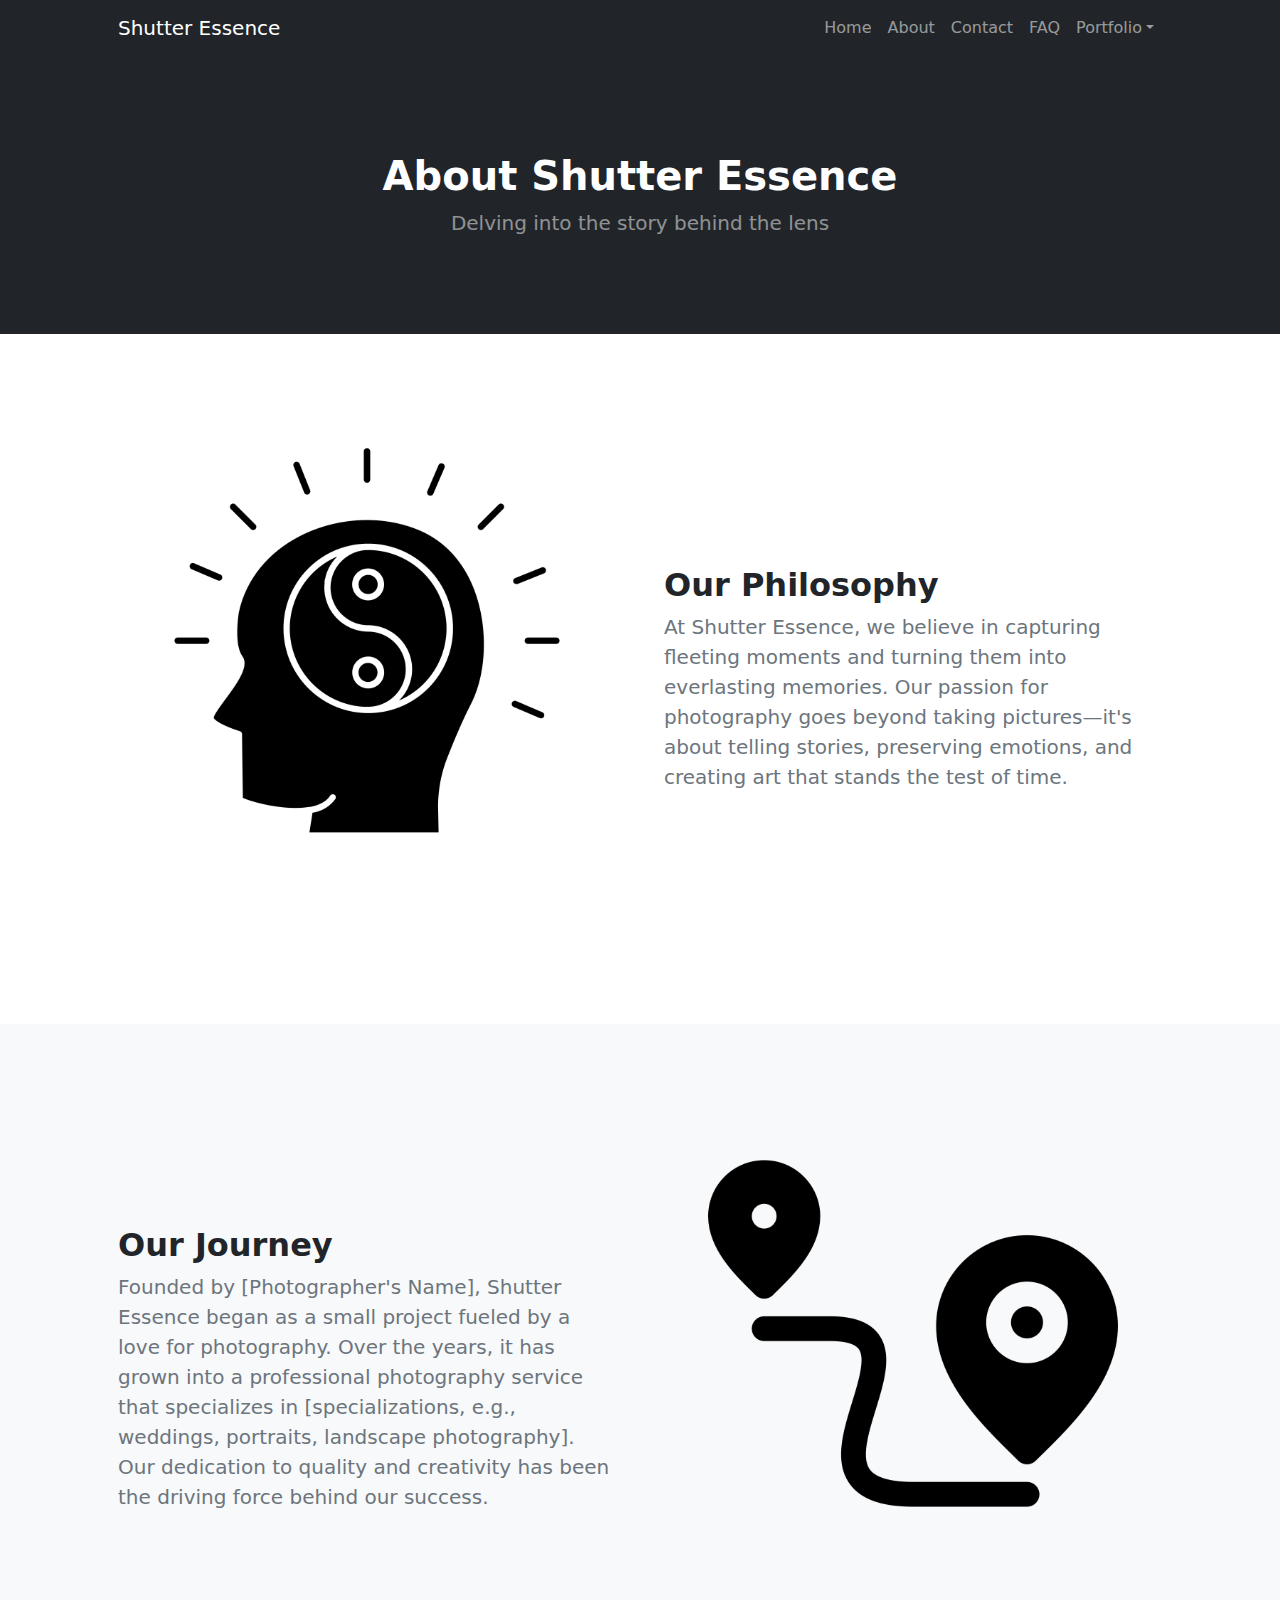
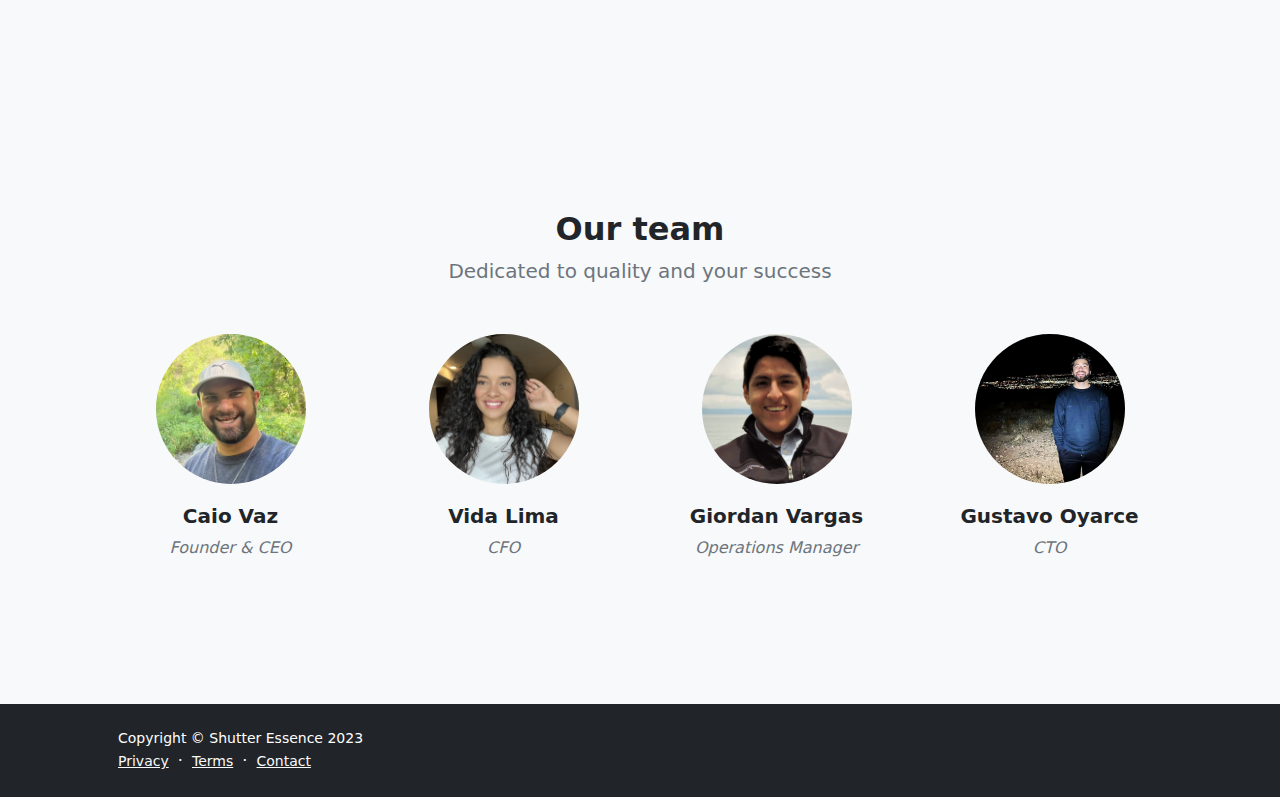
<file: about.html>
<!DOCTYPE html>
<html lang="en">
    <head>
        <meta charset="utf-8" />
        <meta name="viewport" content="width=device-width, initial-scale=1, shrink-to-fit=no" />
        <meta name="description" content="" />
        <meta name="author" content="" />
        <title>Shutter Essence</title>
        <!-- Favicon-->
        <link rel="icon" type="image/x-icon" href="assets/favicon.ico" />
        <!-- Bootstrap icons-->
        <link href="https://cdn.jsdelivr.net/npm/bootstrap-icons@1.5.0/font/bootstrap-icons.css" rel="stylesheet" />
        <!-- Core theme CSS (includes Bootstrap)-->
        <link href="css/styles.css" rel="stylesheet" />
    </head>

    <style>
        .team-member-img {
            width: 150px;  /* Fixed width */
            height: 150px; /* Fixed height, same as width for a circle */
            object-fit: cover; /* Ensures the image covers the area properly */
            border-radius: 50%; /* Makes the image circular */
            margin-bottom: 20px; /* Adjust the value as needed */

        }
    </style>

    <body class="d-flex flex-column">
        <main class="flex-shrink-0">
             <!-- Navigation-->
             <nav class="navbar navbar-expand-lg navbar-dark bg-dark">
                <div class="container px-5">
                    <a class="navbar-brand" href="index.html">Shutter Essence</a>
                    <button class="navbar-toggler" type="button" data-bs-toggle="collapse" data-bs-target="#navbarSupportedContent" aria-controls="navbarSupportedContent" aria-expanded="false" aria-label="Toggle navigation"><span class="navbar-toggler-icon"></span></button>
                    <div class="collapse navbar-collapse" id="navbarSupportedContent">
                        <ul class="navbar-nav ms-auto mb-2 mb-lg-0">
                            <li class="nav-item"><a class="nav-link" href="index.html">Home</a></li>
                            <li class="nav-item"><a class="nav-link" href="about.html">About</a></li>
                            <li class="nav-item"><a class="nav-link" href="contact.html">Contact</a></li>
                            <li class="nav-item"><a class="nav-link" href="faq.html">FAQ</a></li>

                            <li class="nav-item dropdown">
                                <a class="nav-link dropdown-toggle" id="navbarDropdownPortfolio" href="#" role="button" data-bs-toggle="dropdown" aria-expanded="false">Portfolio</a>
                                <ul class="dropdown-menu dropdown-menu-end" aria-labelledby="navbarDropdownPortfolio">
                                    <li><a class="dropdown-item" href="portfolio-overview.html">Portfolio Overview</a></li>
                                </ul>
                            </li>
                        </ul>
                    </div>
                </div>
            </nav>
            <!-- Header-->
            <header class="bg-dark py-5">
                <div class="container px-5">
                    <div class="row justify-content-center">
                        <div class="col-lg-8 col-xxl-6">
                            <div class="text-center my-5">
                                <h1 class="fw-bolder text-white">About Shutter Essence</h1>
                                <p class="lead fw-normal text-white-50 mb-4">Delving into the story behind the lens</p>
                            </div>
                        </div>
                    </div>
                </div>
            </header>
            <!-- About section one-->
            <section class="py-5">
                <div class="container px-5 my-5">
                    <div class="row gx-5 align-items-center">
                        <div class="col-lg-6"><img class="img-fluid rounded mb-5 mb-lg-0" src="img/philosophy.png" alt="About Shutter Essence" /></div>
                        <div class="col-lg-6">
                            <h2 class="fw-bolder">Our Philosophy</h2>
                            <p class="lead fw-normal text-muted mb-0">At Shutter Essence, we believe in capturing fleeting moments and turning them into everlasting memories. Our passion for photography goes beyond taking pictures—it's about telling stories, preserving emotions, and creating art that stands the test of time.</p>
                        </div>
                    </div>
                </div>
            </section>
            <!-- About section two-->
            <section class="py-5 bg-light">
                <div class="container px-5 my-5">
                    <div class="row gx-5 align-items-center">
                        <div class="col-lg-6">
                            <h2 class="fw-bolder">Our Journey</h2>
                            <p class="lead fw-normal text-muted mb-0">Founded by [Photographer's Name], Shutter Essence began as a small project fueled by a love for photography. Over the years, it has grown into a professional photography service that specializes in [specializations, e.g., weddings, portraits, landscape photography]. Our dedication to quality and creativity has been the driving force behind our success.</p>
                        </div>
                        <div class="col-lg-6 order-first order-lg-last"><img class="img-fluid rounded mb-5 mb-lg-0" src="img/journey.png" alt="Our Journey" /></div>
                    </div>
                </div>
            </section>
            <!-- Team members section-->
            <section class="py-5 bg-light">
                <div class="container px-5 my-5">
                    <div class="text-center">
                        <h2 class="fw-bolder">Our team</h2>
                        <p class="lead fw-normal text-muted mb-5">Dedicated to quality and your success</p>
                    </div>
                    <div class="row gx-5 row-cols-1 row-cols-sm-2 row-cols-xl-4 justify-content-center">
                        <div class="col mb-5 mb-5 mb-xl-0">
                            <div class="text-center">
                                <img class="rounded-circle team-member-img" src="img/caio.png" alt="..." />
                                <h5 class="fw-bolder">Caio Vaz</h5>
                                <div class="fst-italic text-muted">Founder &amp; CEO</div>
                            </div>
                        </div>
                        <div class="col mb-5 mb-5 mb-xl-0">
                            <div class="text-center">
                                <img class="rounded-circle team-member-img" src="img/vida.png" alt="..." />
                                <h5 class="fw-bolder">Vida Lima</h5>
                                <div class="fst-italic text-muted">CFO</div>
                            </div>
                        </div>
                        <div class="col mb-5 mb-5 mb-sm-0">
                            <div class="text-center">
                                <img class="rounded-circle team-member-img" src="img/giordan.jpg" alt="..." />
                                <h5 class="fw-bolder">Giordan Vargas</h5>
                                <div class="fst-italic text-muted">Operations Manager</div>
                            </div>
                        </div>
                        <div class="col mb-5">
                            <div class="text-center">
                                <img class="rounded-circle team-member-img" src="img/Gustavo.jpg" alt="..." />
                                <h5 class="fw-bolder">Gustavo Oyarce</h5>
                                <div class="fst-italic text-muted">CTO</div>
                            </div>
                        </div>
                    </div>
                </div>
            </section>

        </main>
        <!-- Footer-->
        <footer class="bg-dark py-4 mt-auto">
            <div class="container px-5">
                <div class="row align-items-center justify-content-between flex-column flex-sm-row">
                    <div class="small m-0 text-white">Copyright &copy; Shutter Essence 2023</div>
                    <div class="col-auto">
                        <a class="link-light small" href="#!">Privacy</a>
                        <span class="text-white mx-1">&middot;</span>
                        <a class="link-light small" href="#!">Terms</a>
                        <span class="text-white mx-1">&middot;</span>
                        <a class="link-light small" href="contact.html">Contact</a>
                    </div>
                </div>
            </div>
        </footer>
        <!-- Bootstrap core JS-->
        <script src="https://cdn.jsdelivr.net/npm/bootstrap@5.2.3/dist/js/bootstrap.bundle.min.js"></script>
        <!-- Core theme JS-->
        <script src="js/scripts.js"></script>
    </body>
</html>
</file>
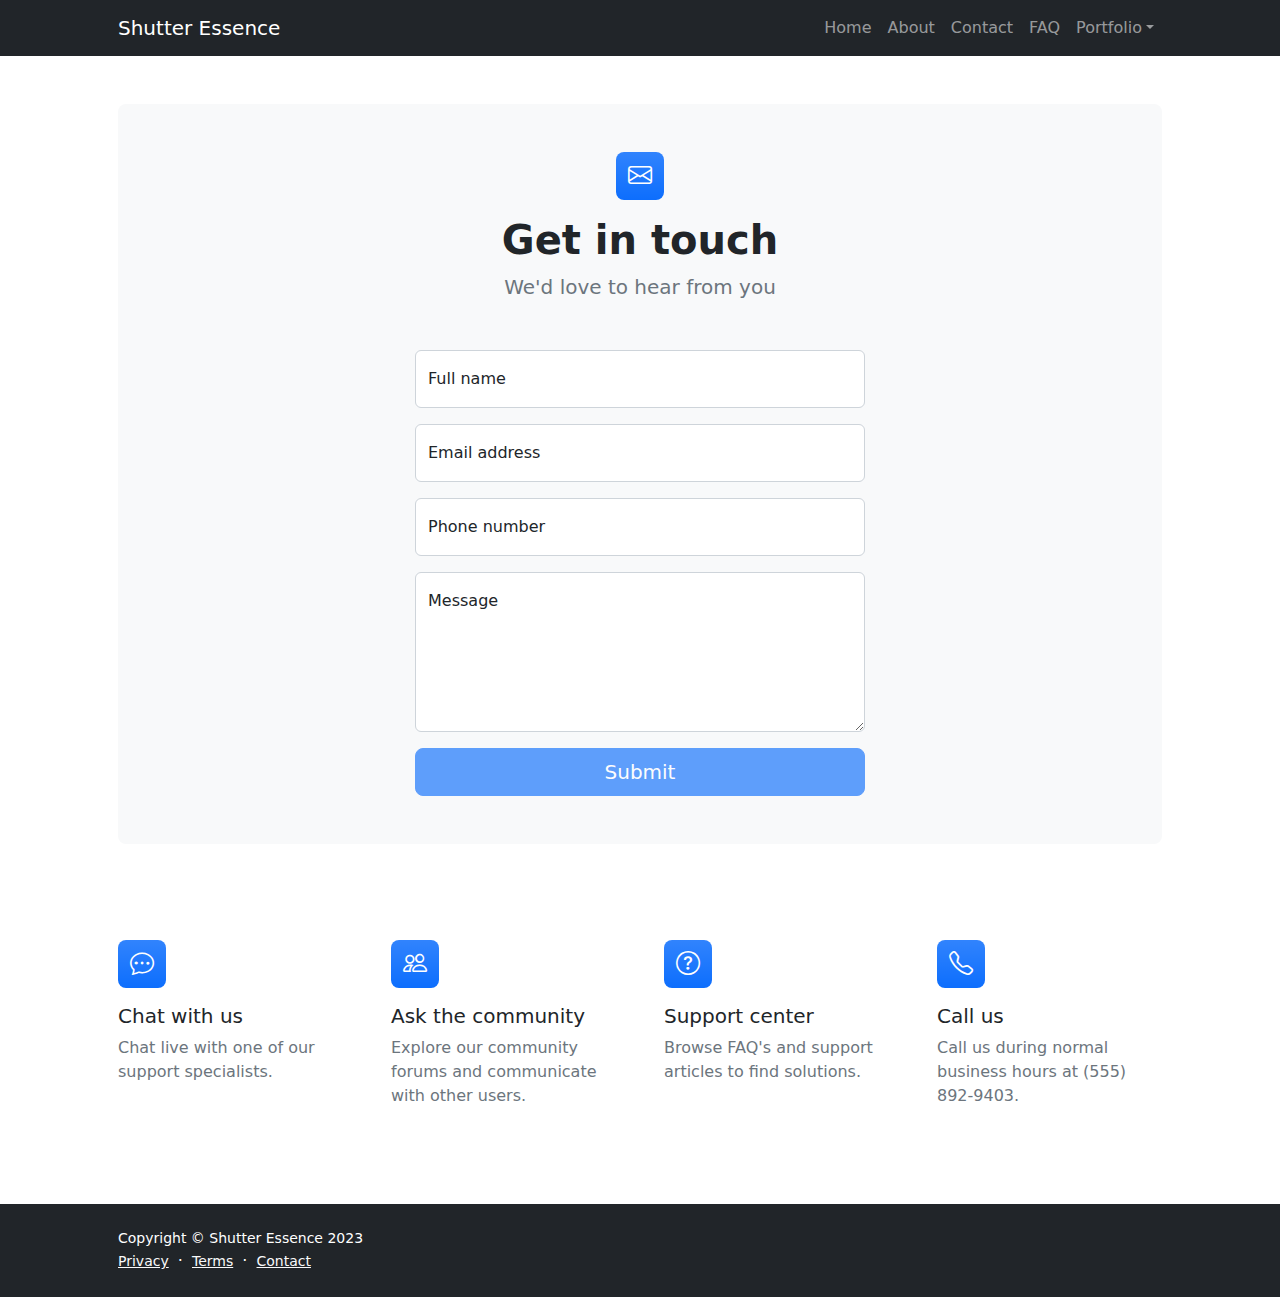
<file: contact.html>
<!DOCTYPE html>
<html lang="en">
    <head>
        <meta charset="utf-8" />
        <meta name="viewport" content="width=device-width, initial-scale=1, shrink-to-fit=no" />
        <meta name="description" content />
        <meta name="author" content />
        <title>Shutter Essence</title>
        <!-- Favicon-->
        <link rel="icon" type="image/x-icon" href="assets/favicon.ico" />
        <!-- Bootstrap icons-->
        <link href="https://cdn.jsdelivr.net/npm/bootstrap-icons@1.5.0/font/bootstrap-icons.css" rel="stylesheet" />
        <!-- Core theme CSS (includes Bootstrap)-->
        <link href="css/styles.css" rel="stylesheet" />
    </head>
    <body class="d-flex flex-column">
        <main class="flex-shrink-0">
             <!-- Navigation-->
             <nav class="navbar navbar-expand-lg navbar-dark bg-dark">
                <div class="container px-5">
                    <a class="navbar-brand" href="index.html">Shutter Essence</a>
                    <button class="navbar-toggler" type="button" data-bs-toggle="collapse" data-bs-target="#navbarSupportedContent" aria-controls="navbarSupportedContent" aria-expanded="false" aria-label="Toggle navigation"><span class="navbar-toggler-icon"></span></button>
                    <div class="collapse navbar-collapse" id="navbarSupportedContent">
                        <ul class="navbar-nav ms-auto mb-2 mb-lg-0">
                            <li class="nav-item"><a class="nav-link" href="index.html">Home</a></li>
                            <li class="nav-item"><a class="nav-link" href="about.html">About</a></li>
                            <li class="nav-item"><a class="nav-link" href="contact.html">Contact</a></li>
                            <li class="nav-item"><a class="nav-link" href="faq.html">FAQ</a></li>

                            <li class="nav-item dropdown">
                                <a class="nav-link dropdown-toggle" id="navbarDropdownPortfolio" href="#" role="button" data-bs-toggle="dropdown" aria-expanded="false">Portfolio</a>
                                <ul class="dropdown-menu dropdown-menu-end" aria-labelledby="navbarDropdownPortfolio">
                                    <li><a class="dropdown-item" href="portfolio-overview.html">Portfolio Overview</a></li>
                                </ul>
                            </li>
                        </ul>
                    </div>
                </div>
            </nav>
            <!-- Page content-->
            <section class="py-5">
                <div class="container px-5">
                    <!-- Contact form-->
                    <div class="bg-light rounded-3 py-5 px-4 px-md-5 mb-5">
                        <div class="text-center mb-5">
                            <div class="feature bg-primary bg-gradient text-white rounded-3 mb-3"><i class="bi bi-envelope"></i></div>
                            <h1 class="fw-bolder">Get in touch</h1>
                            <p class="lead fw-normal text-muted mb-0">We'd love to hear from you</p>
                        </div>
                        <div class="row gx-5 justify-content-center">
                            <div class="col-lg-8 col-xl-6">
                                <!-- * * * * * * * * * * * * * * *-->
                                <!-- * * SB Forms Contact Form * *-->
                                <!-- * * * * * * * * * * * * * * *-->
                                <!-- This form is pre-integrated with SB Forms.-->
                                <!-- To make this form functional, sign up at-->
                                <!-- https://startbootstrap.com/solution/contact-forms-->
                                <!-- to get an API token!-->
                                <form id="contactForm" data-sb-form-api-token="API_TOKEN">
                                    <!-- Name input-->
                                    <div class="form-floating mb-3">
                                        <input class="form-control" id="name" type="text" placeholder="Enter your name..." data-sb-validations="required" />
                                        <label for="name">Full name</label>
                                        <div class="invalid-feedback" data-sb-feedback="name:required">A name is required.</div>
                                    </div>
                                    <!-- Email address input-->
                                    <div class="form-floating mb-3">
                                        <input class="form-control" id="email" type="email" placeholder="name@example.com" data-sb-validations="required,email" />
                                        <label for="email">Email address</label>
                                        <div class="invalid-feedback" data-sb-feedback="email:required">An email is required.</div>
                                        <div class="invalid-feedback" data-sb-feedback="email:email">Email is not valid.</div>
                                    </div>
                                    <!-- Phone number input-->
                                    <div class="form-floating mb-3">
                                        <input class="form-control" id="phone" type="tel" placeholder="(123) 456-7890" data-sb-validations="required" />
                                        <label for="phone">Phone number</label>
                                        <div class="invalid-feedback" data-sb-feedback="phone:required">A phone number is required.</div>
                                    </div>
                                    <!-- Message input-->
                                    <div class="form-floating mb-3">
                                        <textarea class="form-control" id="message" type="text" placeholder="Enter your message here..." style="height: 10rem" data-sb-validations="required"></textarea>
                                        <label for="message">Message</label>
                                        <div class="invalid-feedback" data-sb-feedback="message:required">A message is required.</div>
                                    </div>
                                    <!-- Submit success message-->
                                    <!---->
                                    <!-- This is what your users will see when the form-->
                                    <!-- has successfully submitted-->
                                    <div class="d-none" id="submitSuccessMessage">
                                        <div class="text-center mb-3">
                                            <div class="fw-bolder">Form submission successful!</div>
                                            To activate this form, sign up at
                                            <br />
                                            <a href="https://startbootstrap.com/solution/contact-forms">https://startbootstrap.com/solution/contact-forms</a>
                                        </div>
                                    </div>
                                    <!-- Submit error message-->
                                    <!---->
                                    <!-- This is what your users will see when there is-->
                                    <!-- an error submitting the form-->
                                    <div class="d-none" id="submitErrorMessage"><div class="text-center text-danger mb-3">Error sending message!</div></div>
                                    <!-- Submit Button-->
                                    <div class="d-grid"><button class="btn btn-primary btn-lg disabled" id="submitButton" type="submit">Submit</button></div>
                                </form>
                            </div>
                        </div>
                    </div>
                    <!-- Contact cards-->
                    <div class="row gx-5 row-cols-2 row-cols-lg-4 py-5">
                        <div class="col">
                            <div class="feature bg-primary bg-gradient text-white rounded-3 mb-3"><i class="bi bi-chat-dots"></i></div>
                            <div class="h5 mb-2">Chat with us</div>
                            <p class="text-muted mb-0">Chat live with one of our support specialists.</p>
                        </div>
                        <div class="col">
                            <div class="feature bg-primary bg-gradient text-white rounded-3 mb-3"><i class="bi bi-people"></i></div>
                            <div class="h5">Ask the community</div>
                            <p class="text-muted mb-0">Explore our community forums and communicate with other users.</p>
                        </div>
                        <div class="col">
                            <div class="feature bg-primary bg-gradient text-white rounded-3 mb-3"><i class="bi bi-question-circle"></i></div>
                            <div class="h5">Support center</div>
                            <p class="text-muted mb-0">Browse FAQ's and support articles to find solutions.</p>
                        </div>
                        <div class="col">
                            <div class="feature bg-primary bg-gradient text-white rounded-3 mb-3"><i class="bi bi-telephone"></i></div>
                            <div class="h5">Call us</div>
                            <p class="text-muted mb-0">Call us during normal business hours at (555) 892-9403.</p>
                        </div>
                    </div>
                </div>
            </section>
        </main>
        <!-- Footer-->
        <footer class="bg-dark py-4 mt-auto">
            <div class="container px-5">
                <div class="row align-items-center justify-content-between flex-column flex-sm-row">
                    <div class="small m-0 text-white">Copyright &copy; Shutter Essence 2023</div>
                    <div class="col-auto">
                        <a class="link-light small" href="#!">Privacy</a>
                        <span class="text-white mx-1">&middot;</span>
                        <a class="link-light small" href="#!">Terms</a>
                        <span class="text-white mx-1">&middot;</span>
                        <a class="link-light small" href="contact.html">Contact</a>
                    </div>
                </div>
            </div>
        </footer>
        <!-- Bootstrap core JS-->
        <script src="https://cdn.jsdelivr.net/npm/bootstrap@5.2.3/dist/js/bootstrap.bundle.min.js"></script>
        <!-- Core theme JS-->
        <script src="js/scripts.js"></script>
        <!-- * * * * * * * * * * * * * * * * * * * * * * * * * * * * * * * * * * * * * * * *-->
        <!-- * *                               SB Forms JS                               * *-->
        <!-- * * Activate your form at https://startbootstrap.com/solution/contact-forms * *-->
        <!-- * * * * * * * * * * * * * * * * * * * * * * * * * * * * * * * * * * * * * * * *-->
        <script src="https://cdn.startbootstrap.com/sb-forms-latest.js"></script>
    </body>
</html>
</file>
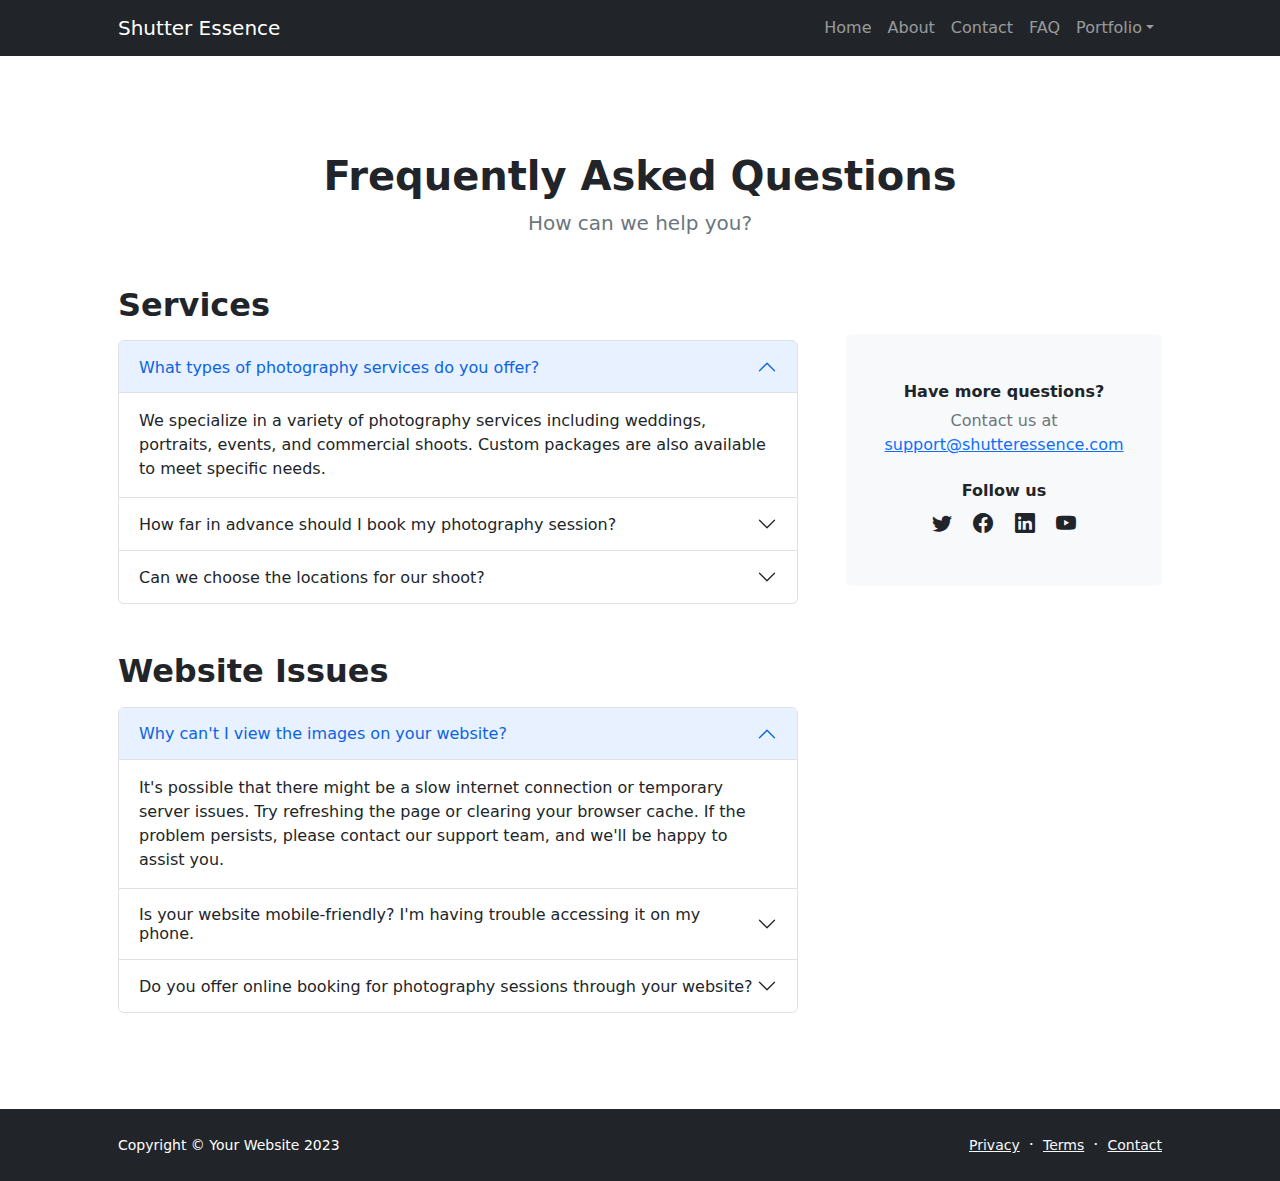
<file: faq.html>
<!DOCTYPE html>
<html lang="en">
<head>
    <meta charset="utf-8" />
    <meta name="viewport" content="width=device-width, initial-scale=1, shrink-to-fit=no" />
    <meta name="description" content="" />
    <meta name="author" content="" />
    <title>Modern Business - Start Bootstrap Template</title>
    <!-- Favicon-->
    <link rel="icon" type="image/x-icon" href="assets/favicon.ico" />
    <!-- Bootstrap icons-->
    <link href="https://cdn.jsdelivr.net/npm/bootstrap-icons@1.5.0/font/bootstrap-icons.css" rel="stylesheet" />
    <!-- Core theme CSS (includes Bootstrap)-->
    <link href="css/styles.css" rel="stylesheet" />
</head>
<body class="d-flex flex-column h-100">
<main class="flex-shrink-0">
    <!-- Navigation-->
    <nav class="navbar navbar-expand-lg navbar-dark bg-dark">
        <div class="container px-5">
            <a class="navbar-brand" href="index.html">Shutter Essence</a>
            <button class="navbar-toggler" type="button" data-bs-toggle="collapse" data-bs-target="#navbarSupportedContent" aria-controls="navbarSupportedContent" aria-expanded="false" aria-label="Toggle navigation"><span class="navbar-toggler-icon"></span></button>
            <div class="collapse navbar-collapse" id="navbarSupportedContent">
                <ul class="navbar-nav ms-auto mb-2 mb-lg-0">
                    <li class="nav-item"><a class="nav-link" href="index.html">Home</a></li>
                    <li class="nav-item"><a class="nav-link" href="about.html">About</a></li>
                    <li class="nav-item"><a class="nav-link" href="contact.html">Contact</a></li>
                    <li class="nav-item"><a class="nav-link" href="faq.html">FAQ</a></li>
                    <li class="nav-item dropdown">
                        <a class="nav-link dropdown-toggle" id="navbarDropdownPortfolio" href="#" role="button" data-bs-toggle="dropdown" aria-expanded="false">Portfolio</a>
                        <ul class="dropdown-menu dropdown-menu-end" aria-labelledby="navbarDropdownPortfolio">
                            <li><a class="dropdown-item" href="portfolio-overview.html">Portfolio Overview</a></li>
                        </ul>
                    </li>
                </ul>
            </div>
        </div>
    </nav>
    <!-- Page Content-->
    <section class="py-5">
        <div class="container px-5 my-5">
            <div class="text-center mb-5">
                <h1 class="fw-bolder">Frequently Asked Questions</h1>
                <p class="lead fw-normal text-muted mb-0">How can we help you?</p>
            </div>
            <div class="row gx-5">
                <div class="col-xl-8">
                    <!-- FAQ Accordion 1-->
                    <h2 class="fw-bolder mb-3">Services</h2>
                    <div class="accordion mb-5" id="accordionExample">
                        <div class="accordion-item">
                            <h3 class="accordion-header" id="headingOne"><button class="accordion-button" type="button" data-bs-toggle="collapse" data-bs-target="#collapseOne" aria-expanded="true" aria-controls="collapseOne">What types of photography services do you offer?
                            </button></h3>
                            <div class="accordion-collapse collapse show" id="collapseOne" aria-labelledby="headingOne" data-bs-parent="#accordionExample">
                                <div class="accordion-body">
                                    <strong></strong>
                                    We specialize in a variety of photography services including weddings, portraits, events, and commercial shoots. Custom packages are also available to meet specific needs.

                                </div>
                            </div>
                        </div>
                        <div class="accordion-item">
                            <h3 class="accordion-header" id="headingTwo"><button class="accordion-button collapsed" type="button" data-bs-toggle="collapse" data-bs-target="#collapseTwo" aria-expanded="false" aria-controls="collapseTwo">How far in advance should I book my photography session?</button></h3>
                            <div class="accordion-collapse collapse" id="collapseTwo" aria-labelledby="headingTwo" data-bs-parent="#accordionExample">
                                <div class="accordion-body">
                                    It's best to book at least a month in advance, especially for events like weddings or large gatherings. For smaller sessions, a couple of weeks notice is usually sufficient.                                </div>
                            </div>
                        </div>
                        <div class="accordion-item">
                            <h3 class="accordion-header" id="headingThree"><button class="accordion-button collapsed" type="button" data-bs-toggle="collapse" data-bs-target="#collapseThree" aria-expanded="false" aria-controls="collapseThree">Can we choose the locations for our shoot?
                            </button></h3>
                            <div class="accordion-collapse collapse" id="collapseThree" aria-labelledby="headingThree" data-bs-parent="#accordionExample">
                                <div class="accordion-body">
                                    Absolutely! We're open to shooting at your preferred location. If you need suggestions, we can recommend some great spots based on the style and mood you're looking for.
                                </div>
                            </div>
                        </div>
                    </div>
                    <!-- FAQ Accordion 2-->
                    <h2 class="fw-bolder mb-3">Website Issues</h2>
                    <div class="accordion mb-5 mb-xl-0" id="accordionExample2">
                        <div class="accordion-item">
                            <h3 class="accordion-header" id="headingOne2"><button class="accordion-button" type="button" data-bs-toggle="collapse" data-bs-target="#collapseOne2" aria-expanded="true" aria-controls="collapseOne2">Why can't I view the images on your website?</button></h3>
                            <div class="accordion-collapse collapse show" id="collapseOne2" aria-labelledby="headingOne2" data-bs-parent="#accordionExample2">
                                <div class="accordion-body">
                                    It's possible that there might be a slow internet connection or temporary server issues. Try refreshing the page or clearing your browser cache. If the problem persists, please contact our support team, and we'll be happy to assist you.
                                </div>
                            </div>
                        </div>
                        <div class="accordion-item">
                            <h3 class="accordion-header" id="headingTwo2"><button class="accordion-button collapsed" type="button" data-bs-toggle="collapse" data-bs-target="#collapseTwo2" aria-expanded="false" aria-controls="collapseTwo2">Is your website mobile-friendly? I'm having trouble accessing it on my phone.</button></h3>
                            <div class="accordion-collapse collapse" id="collapseTwo2" aria-labelledby="headingTwo2" data-bs-parent="#accordionExample2">
                                <div class="accordion-body">
                                    Yes, our website is designed to be mobile-friendly for a seamless experience on smartphones and tablets. If you're experiencing issues, make sure your device's browser is updated to the latest version. If the problem persists, please let us know the specific issue you're facing, and we'll do our best to resolve it.
                                </div>
                            </div>
                        </div>
                        <div class="accordion-item">
                            <h3 class="accordion-header" id="headingThree3"><button class="accordion-button collapsed" type="button" data-bs-toggle="collapse" data-bs-target="#collapseThree2" aria-expanded="false" aria-controls="collapseThree2">Do you offer online booking for photography sessions through your website?</button></h3>
                            <div class="accordion-collapse collapse" id="collapseThree2" aria-labelledby="headingThree3" data-bs-parent="#accordionExample2">
                                <div class="accordion-body">
                                    Yes, we do! Navigate to the "Contact" section on our website, where you can introduce your contact information, then one of our representative will contact you to schedule a session with you. If you encounter any difficulties, feel free to contact our support team for assistance.
                                </div>
                            </div>
                        </div>
                    </div>
                </div>
                <div class="col-xl-4">
                    <div class="card border-0 bg-light mt-xl-5">
                        <div class="card-body p-4 py-lg-5">
                            <div class="d-flex align-items-center justify-content-center">
                                <div class="text-center">
                                    <div class="h6 fw-bolder">Have more questions?</div>
                                    <p class="text-muted mb-4">
                                        Contact us at
                                        <br />
                                        <a href="#!">support@shutteressence.com</a>
                                    </p>
                                    <div class="h6 fw-bolder">Follow us</div>
                                    <a class="fs-5 px-2 link-dark" href="#!"><i class="bi-twitter"></i></a>
                                    <a class="fs-5 px-2 link-dark" href="#!"><i class="bi-facebook"></i></a>
                                    <a class="fs-5 px-2 link-dark" href="#!"><i class="bi-linkedin"></i></a>
                                    <a class="fs-5 px-2 link-dark" href="#!"><i class="bi-youtube"></i></a>
                                </div>
                            </div>
                        </div>
                    </div>
                </div>
            </div>
        </div>
    </section>
</main>
<!-- Footer-->
<footer class="bg-dark py-4 mt-auto">
    <div class="container px-5">
        <div class="row align-items-center justify-content-between flex-column flex-sm-row">
            <div class="col-auto"><div class="small m-0 text-white">Copyright &copy; Your Website 2023</div></div>
            <div class="col-auto">
                <a class="link-light small" href="#!">Privacy</a>
                <span class="text-white mx-1">&middot;</span>
                <a class="link-light small" href="#!">Terms</a>
                <span class="text-white mx-1">&middot;</span>
                <a class="link-light small" href="contact.html">Contact</a>
            </div>
        </div>
    </div>
</footer>
<!-- Bootstrap core JS-->
<script src="https://cdn.jsdelivr.net/npm/bootstrap@5.2.3/dist/js/bootstrap.bundle.min.js"></script>
<!-- Core theme JS-->
<script src="js/scripts.js"></script>
</body>
</html>
</file>
